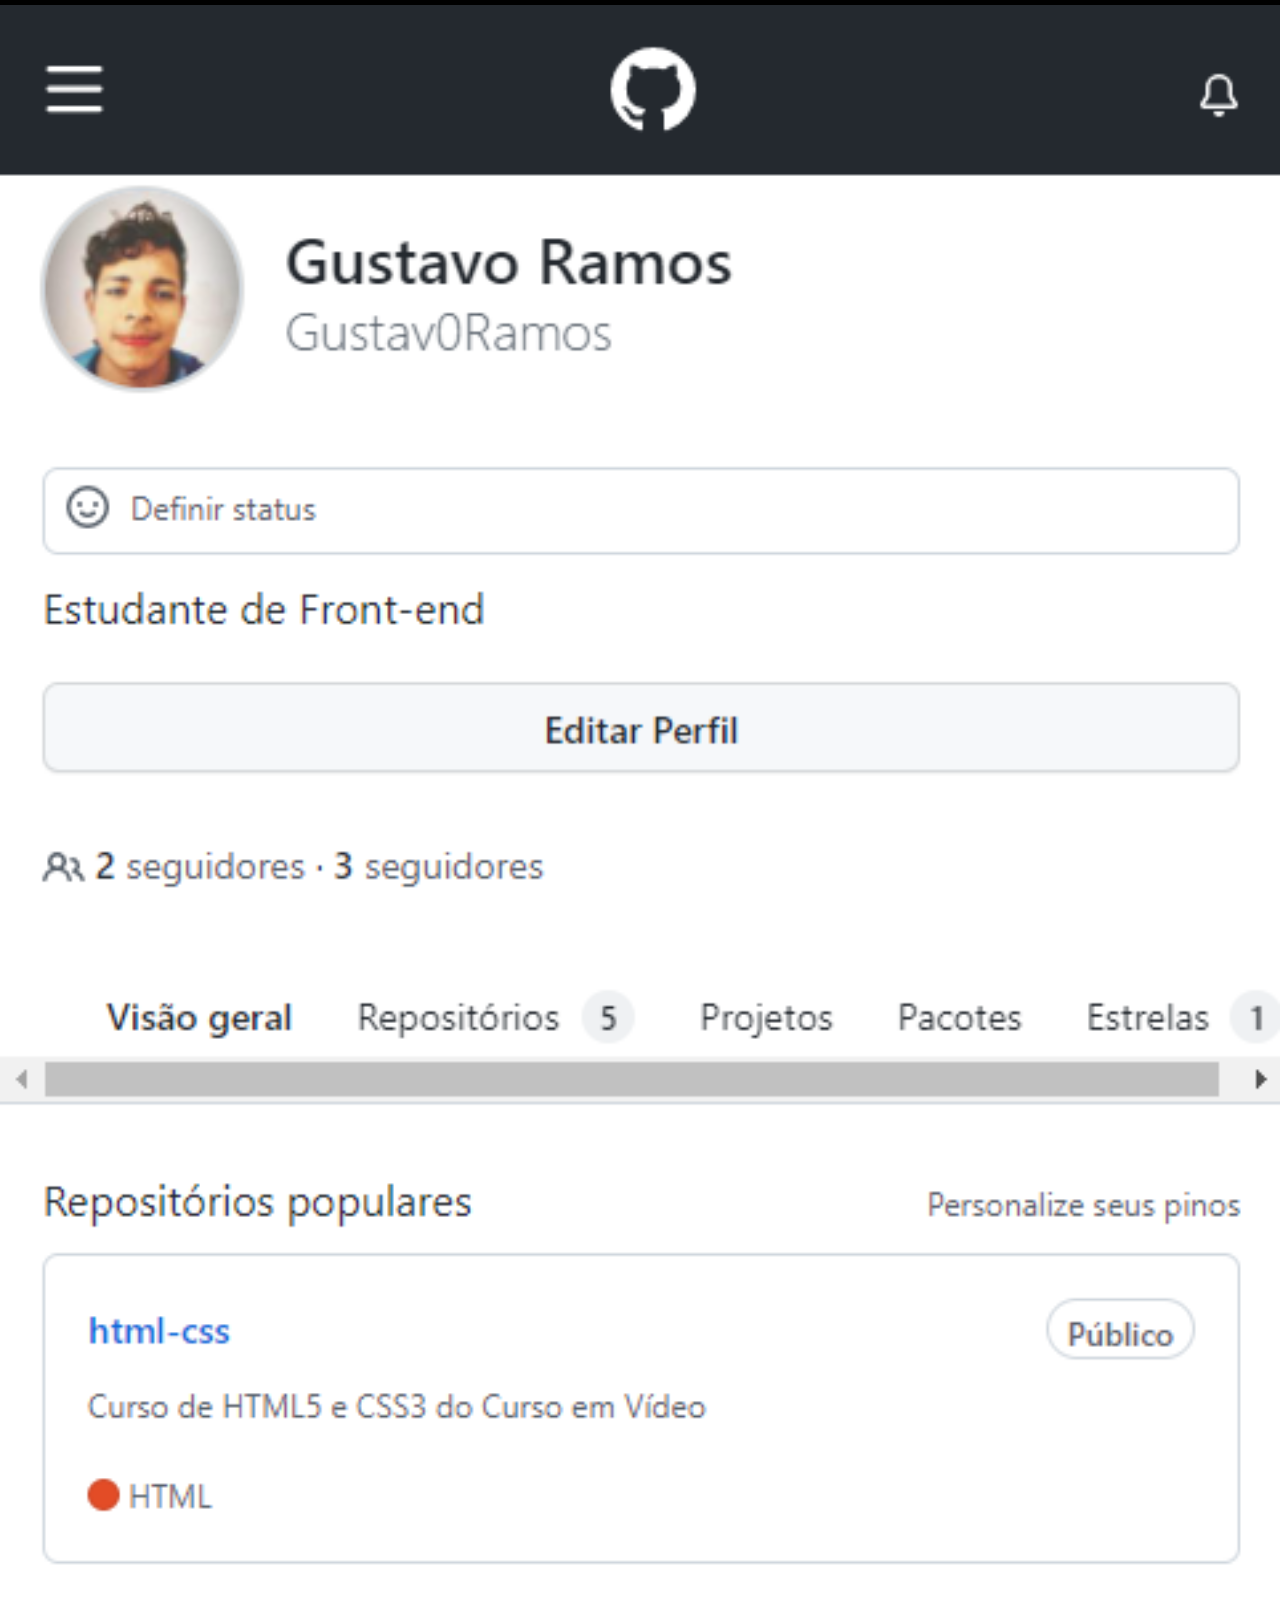
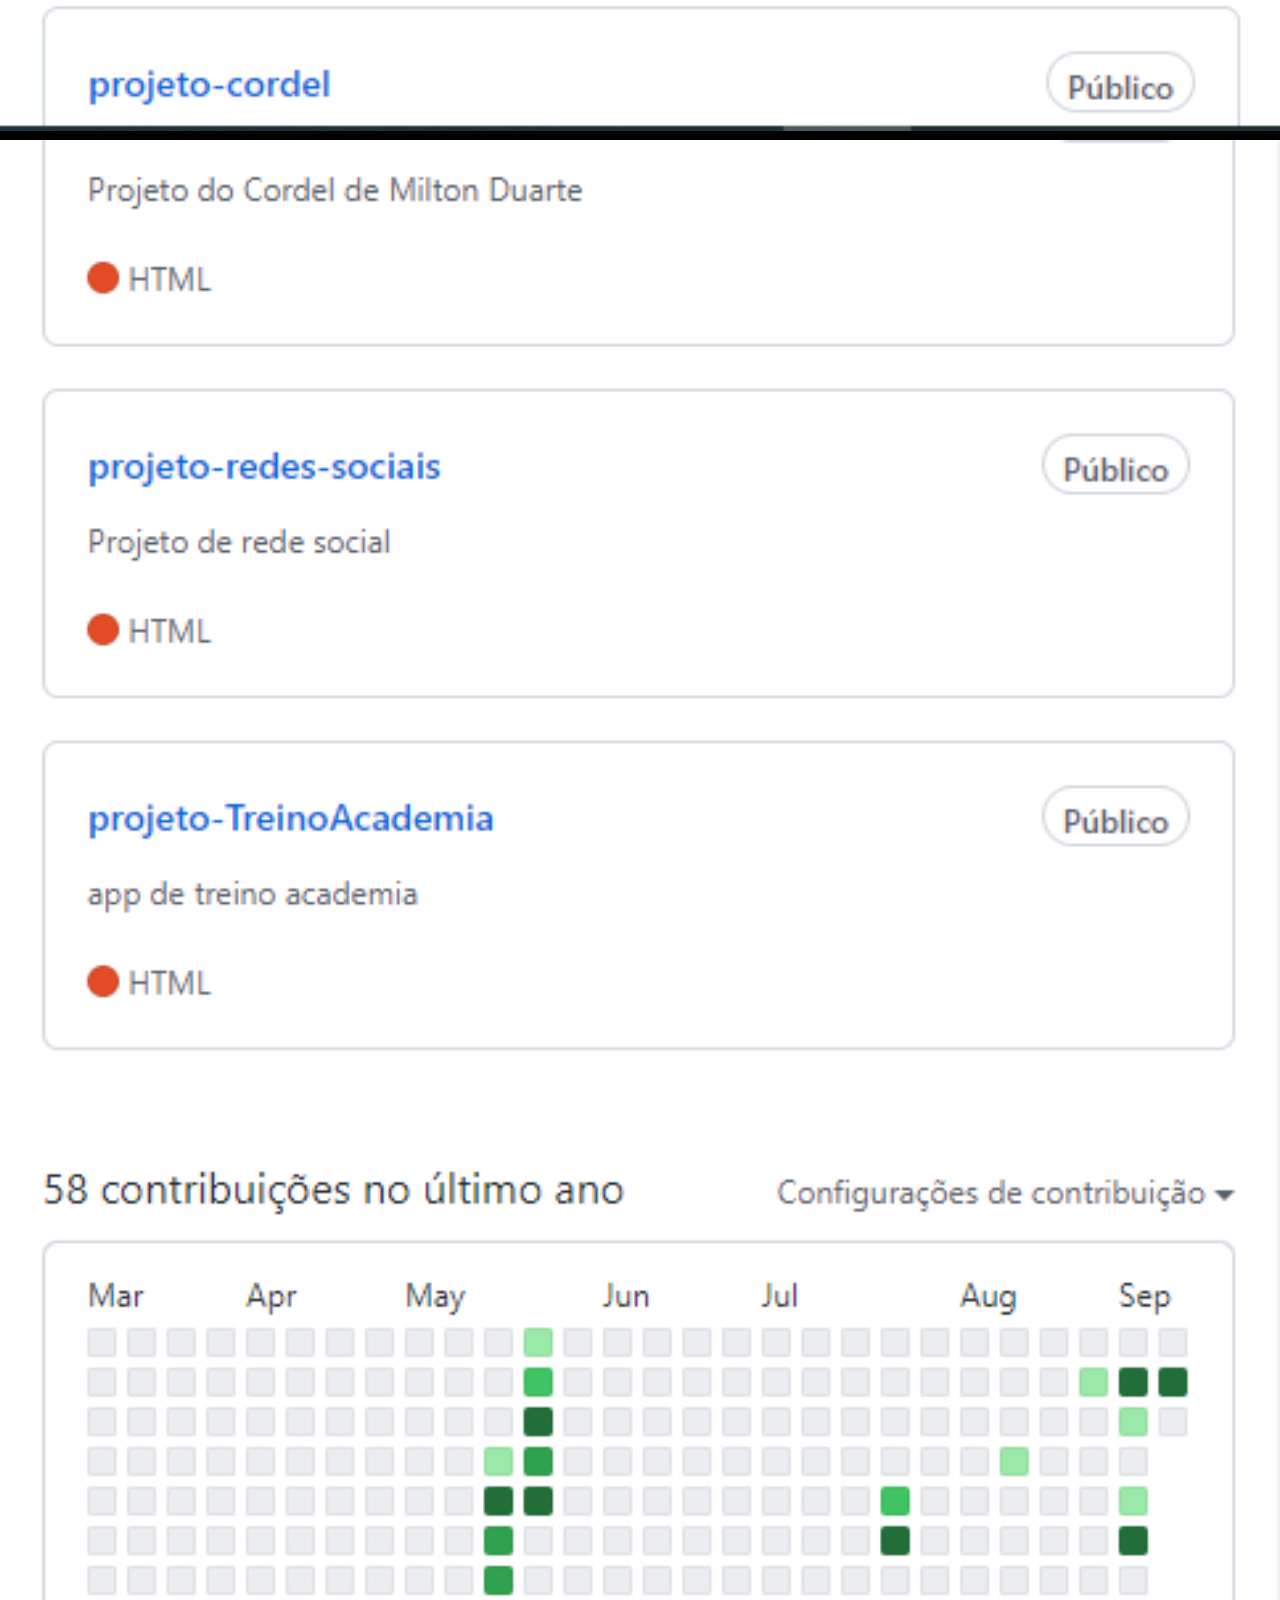
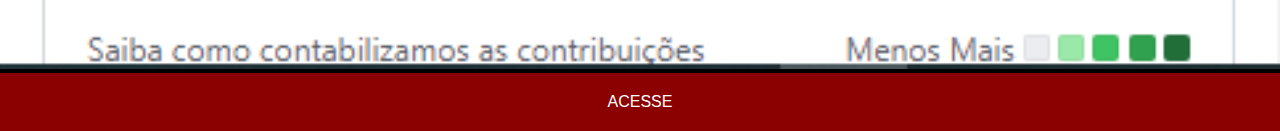
<file: github.html>
<!DOCTYPE html>
<html lang="pt-br">
<head>
    <meta charset="UTF-8">
    <meta http-equiv="X-UA-Compatible" content="IE=edge">
    <meta name="viewport" content="width=device-width, initial-scale=1.0">
    <title>GitHub</title>
    <link rel="stylesheet" href="estilos/social.css">
</head>
<body>
    <img src="pacote-d013/imagens/prin-git.PNG" alt="GitHub">
    <img src="pacote-d013/imagens/prin-git2.PNG" alt="GitHub">
    <a href="https://github.com/Gustav0Ramos" target="_blank">ACESSE</a>
</body>
</html>
</file>
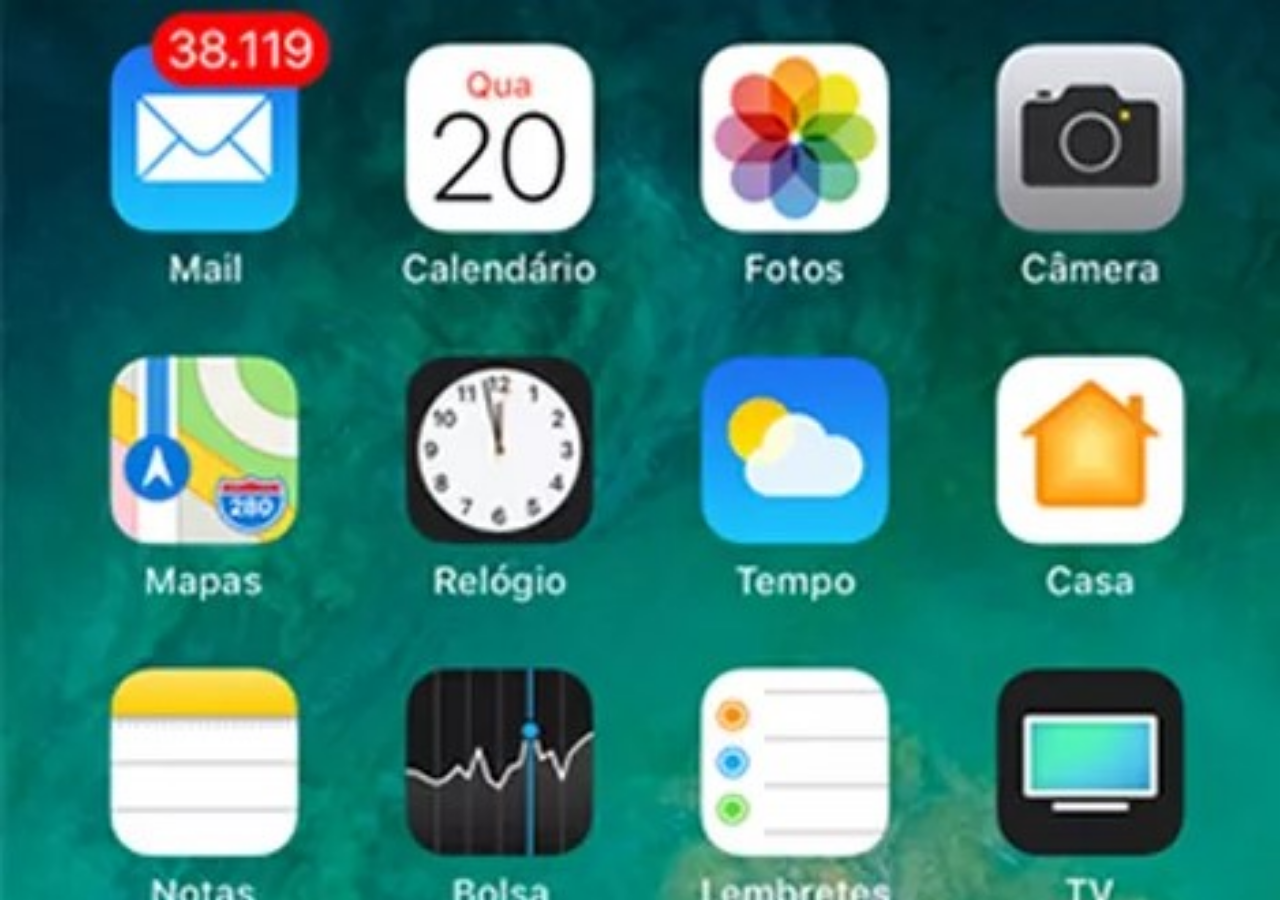
<file: home.html>
<!DOCTYPE html>
<html lang="pt-br">
<head>
    <meta charset="UTF-8">
    <meta http-equiv="X-UA-Compatible" content="IE=edge">
    <meta name="viewport" content="width=device-width, initial-scale=1.0">
    <title>Document</title>
    <style>
        * {
            margin: 0px;
            padding: 0px;
        }

        body{
            width: 100vw;
            height: 100vh;
            background: black url('./pacote-d013/imagens/tela-iphone2.jpg') no-repeat top center;
            background-size: cover;
        }
    </style>
</head>
<body>
    
</body>
</html>
</file>
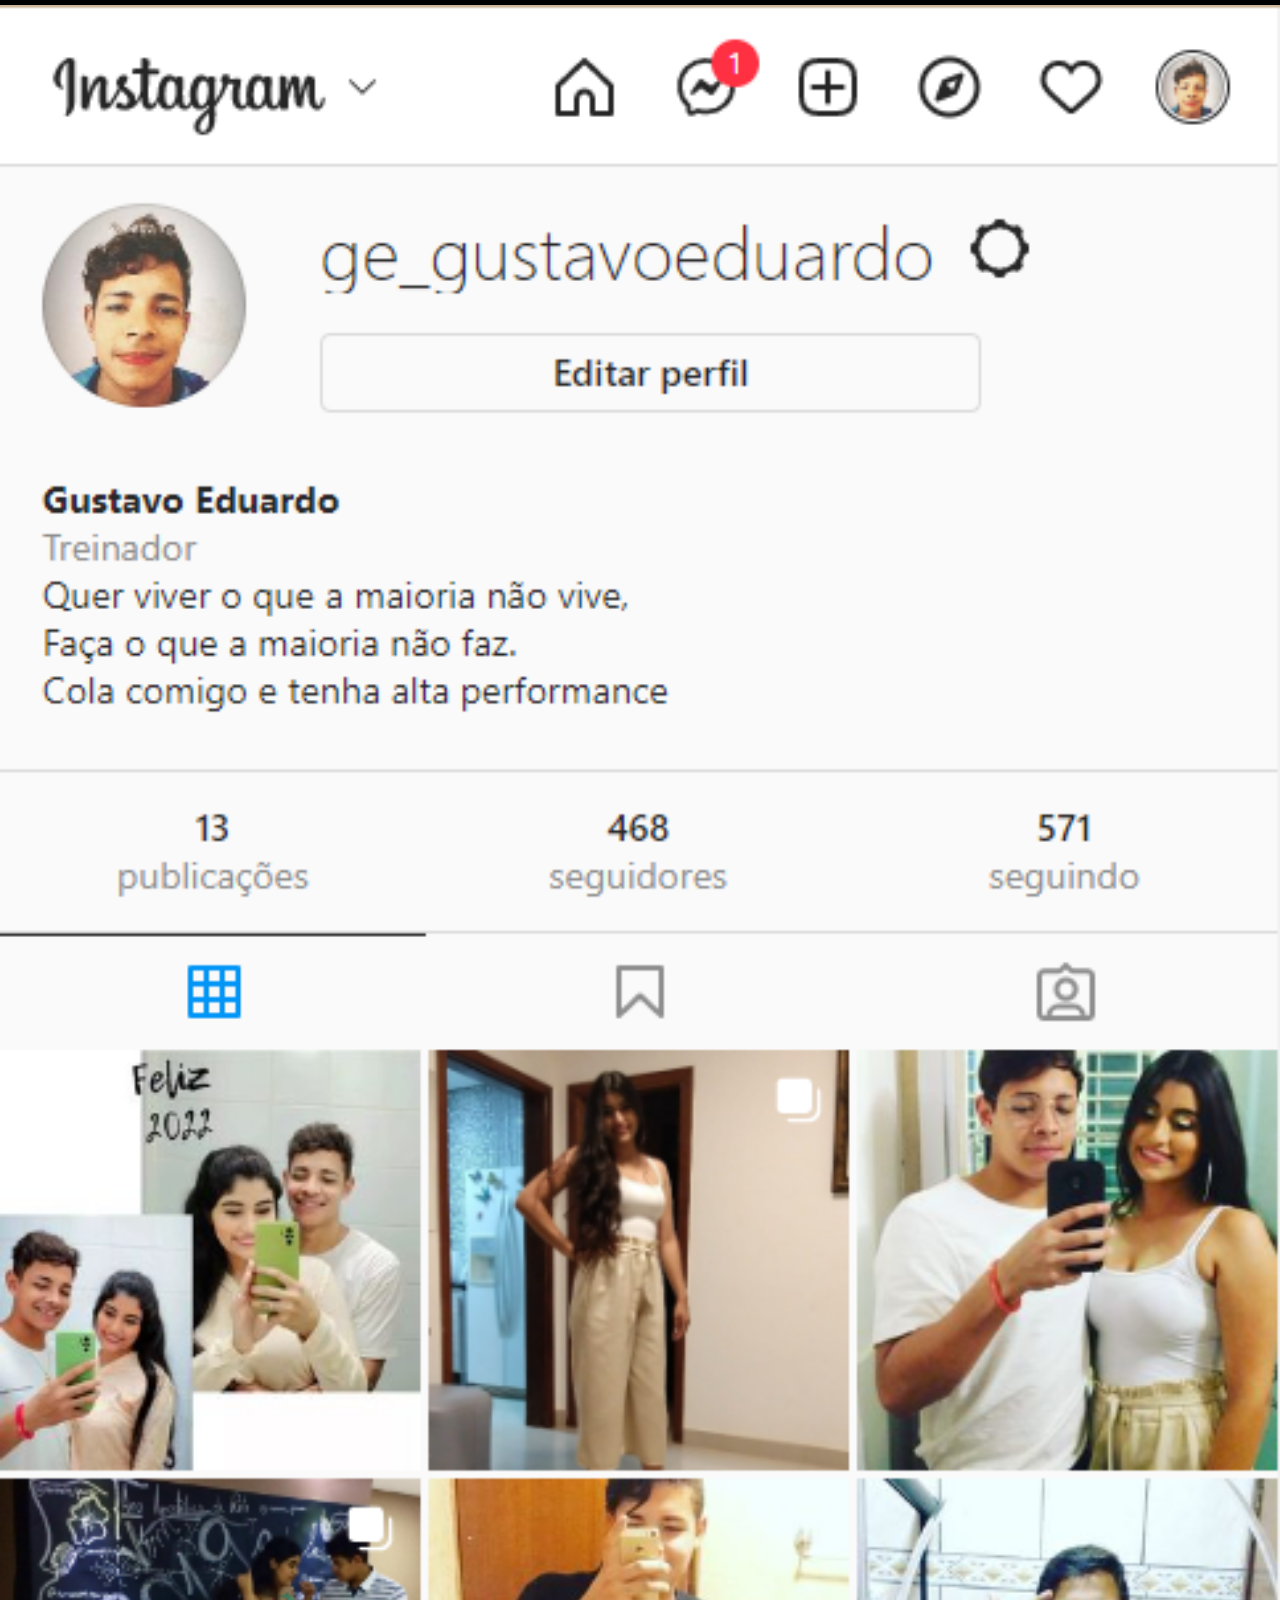
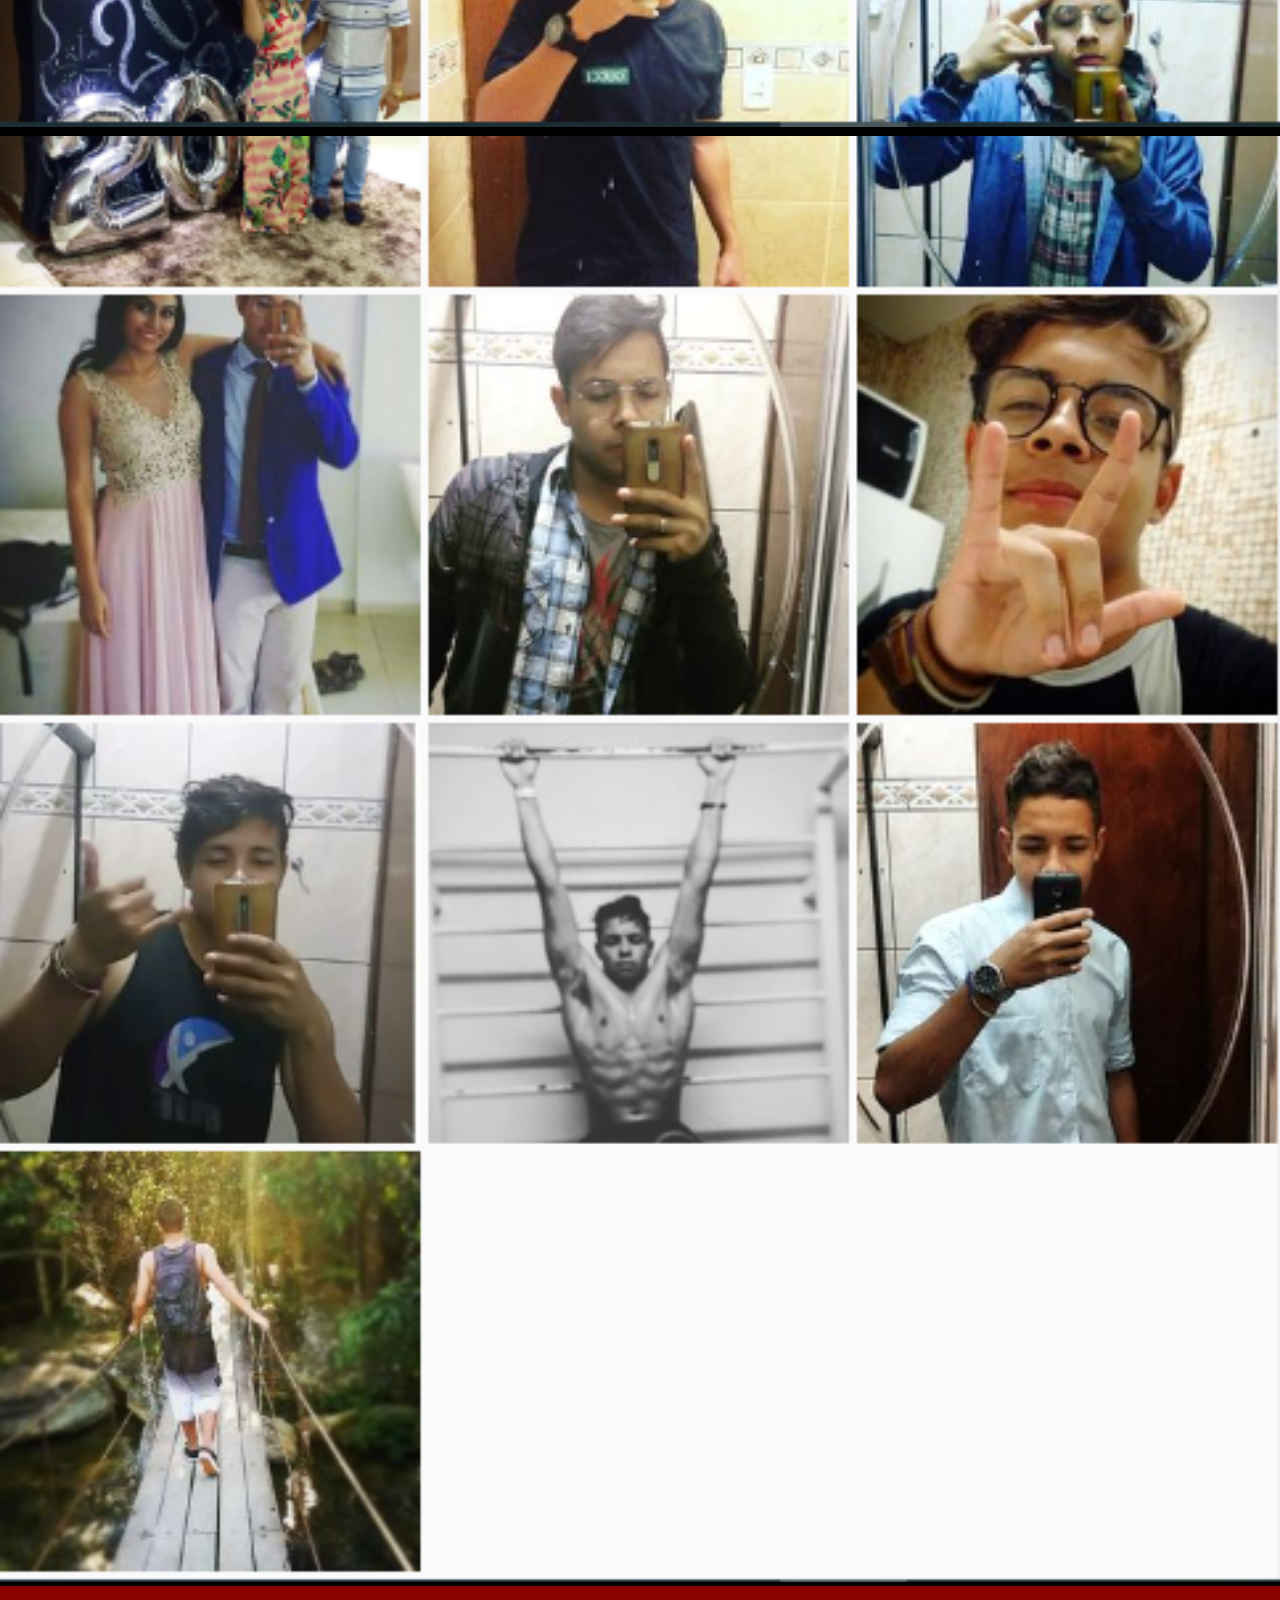
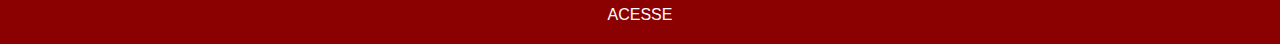
<file: instagram.html>
<!DOCTYPE html>
<html lang="pt-br">
<head>
    <meta charset="UTF-8">
    <meta http-equiv="X-UA-Compatible" content="IE=edge">
    <meta name="viewport" content="width=device-width, initial-scale=1.0">
    <title>Instagram</title>
    <link rel="stylesheet" href="estilos/social.css">
</head>
<body>
    <img src="pacote-d013/imagens/prin-insta.PNG" alt="">
    <img src="pacote-d013/imagens/prin-insta2.PNG" alt="">
    <a href="https://www.instagram.com/ge_gustavoeduardo/" target="_blank">ACESSE</a>
    
</body>
</html>
</file>
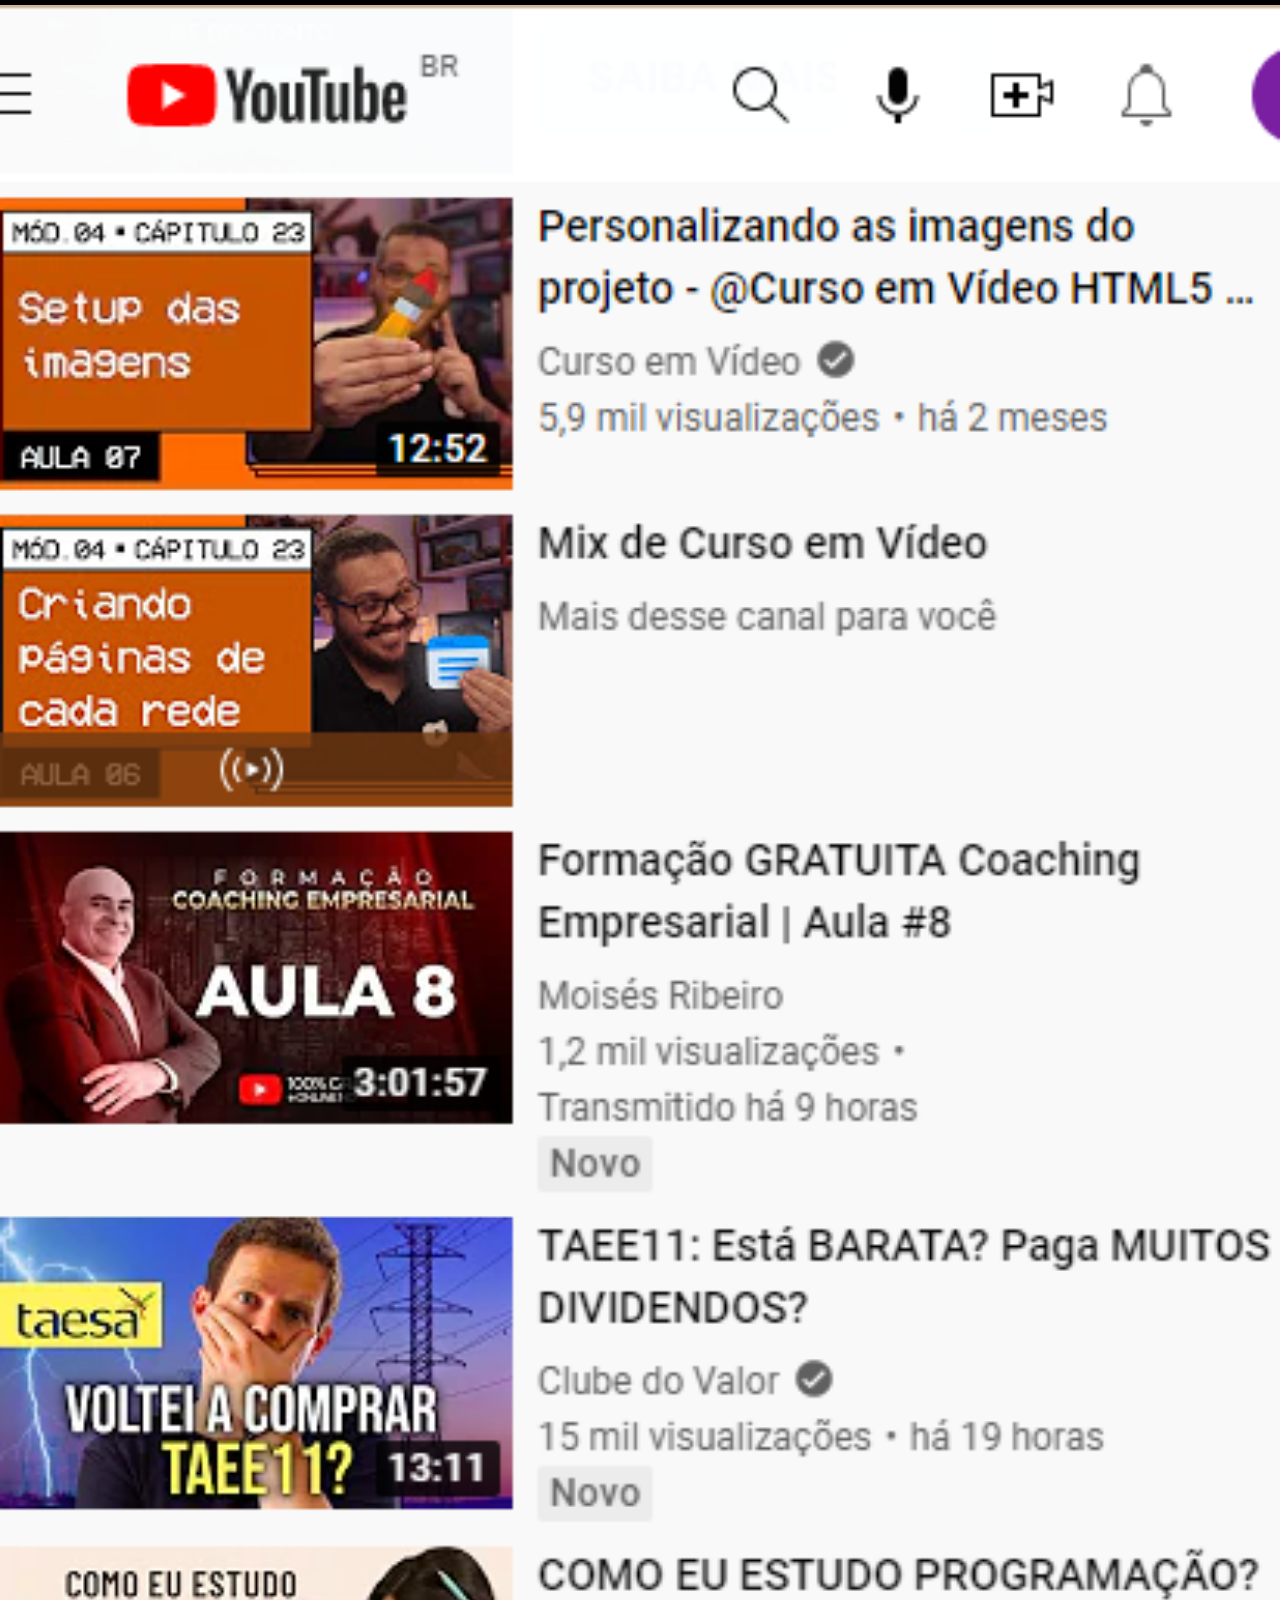
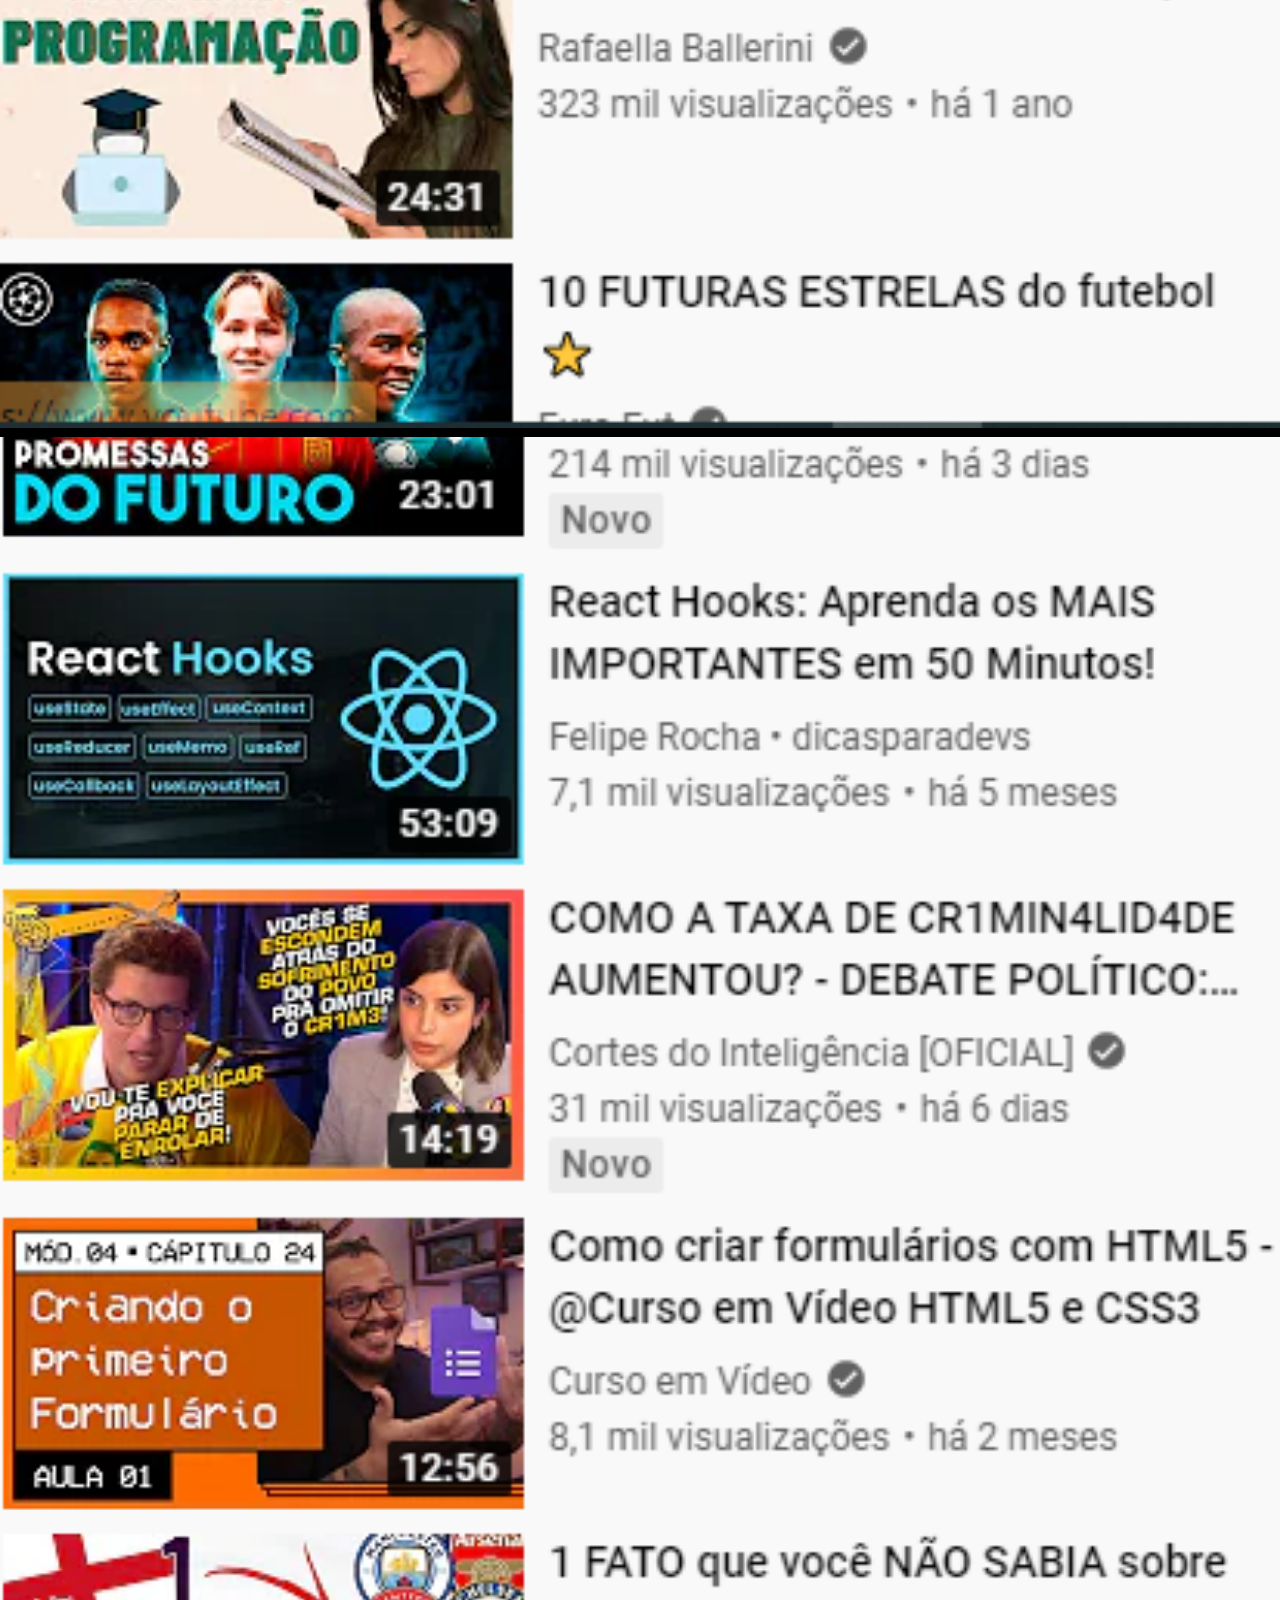
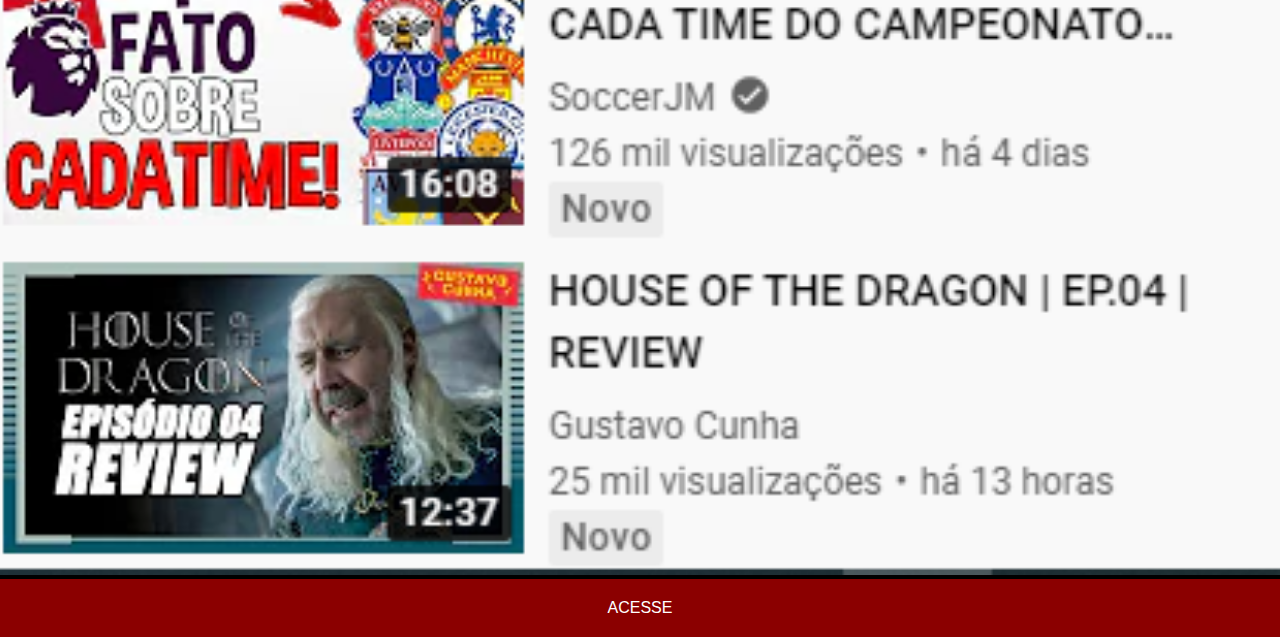
<file: youtube.html>
<!DOCTYPE html>
<html lang="pt-br">
<head>
    <meta charset="UTF-8">
    <meta http-equiv="X-UA-Compatible" content="IE=edge">
    <meta name="viewport" content="width=device-width, initial-scale=1.0">
    <title>YouTube</title>
    <link rel="stylesheet" href="estilos/social.css">
</head>
<body>
    <img src="pacote-d013/imagens/print-YouTube2.PNG" alt="YouTube"> 
    <img src="pacote-d013/imagens/print-YouTube3.PNG" alt="YouTube">
    <a href="https://youtube.com/cursoemvideo" target="_blank">ACESSE</a>
</body>
</html>
</file>
<file: estilos/social.css>
*{
    margin: 0px;
    padding: 0px;
    font-family: Arial, Helvetica, sans-serif;
    background-color: black;
}
::-webkit-scrollbar{ /* tiro a barra de rolagem */
    width: 0px;
    height: 0px;
}
img {
    padding-top: 5px;
    width: 100vw;
}
a {
    display: block;
    background-color: darkred;
    color: white;
    font-weight: normal;
    text-align: center;
    padding: 20px;
    text-decoration: none;
}
a:hover {
    background-color: red;
}
</file>
